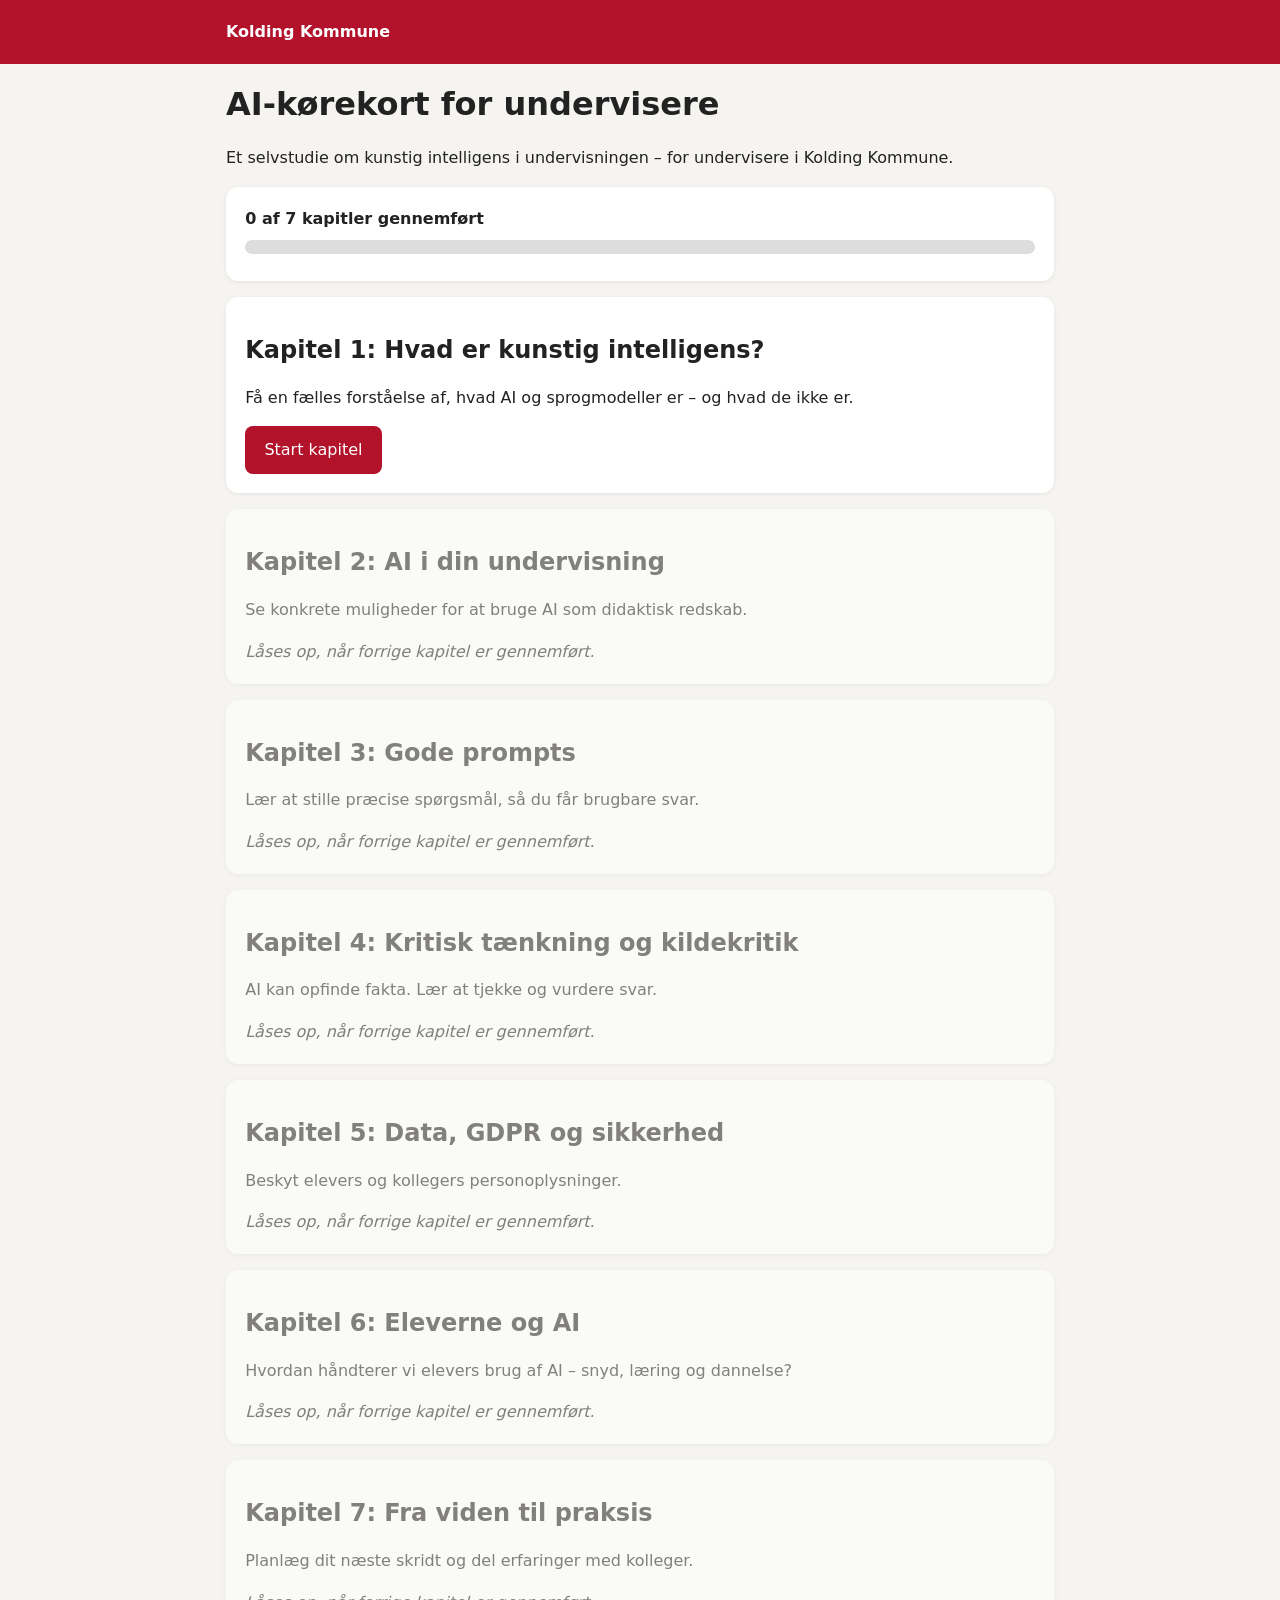
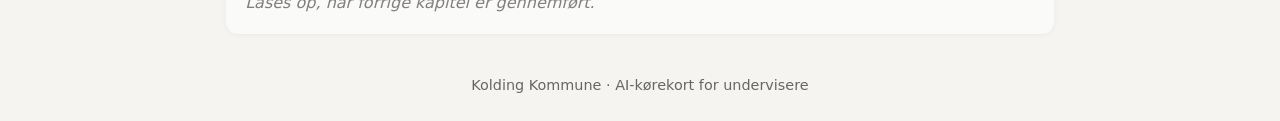
<file: index.html>
<!DOCTYPE html><html lang="da"><head><meta charset="utf-8"><meta name="viewport" content="width=device-width,initial-scale=1"><title>AI-kørekort</title><link rel="stylesheet" href="css/style.css"></head><body>
<header><div class="wrap"><strong><a href="index.html" data-site="kommune"></a></strong></div></header>
<main class="wrap"><h1 data-site="titel"></h1><p data-site="undertitel"></p><div class="kort"><strong id="pct"></strong><div class="bar"><div id="bar"></div></div><p id="cert" hidden><a class="knap" href="certifikat.html">Hent dit certifikat</a></p></div><div id="kapitler"></div></main>
<footer data-site="footer"></footer><script src="js/config.js"></script><script src="js/app.js"></script></body></html>
</file>
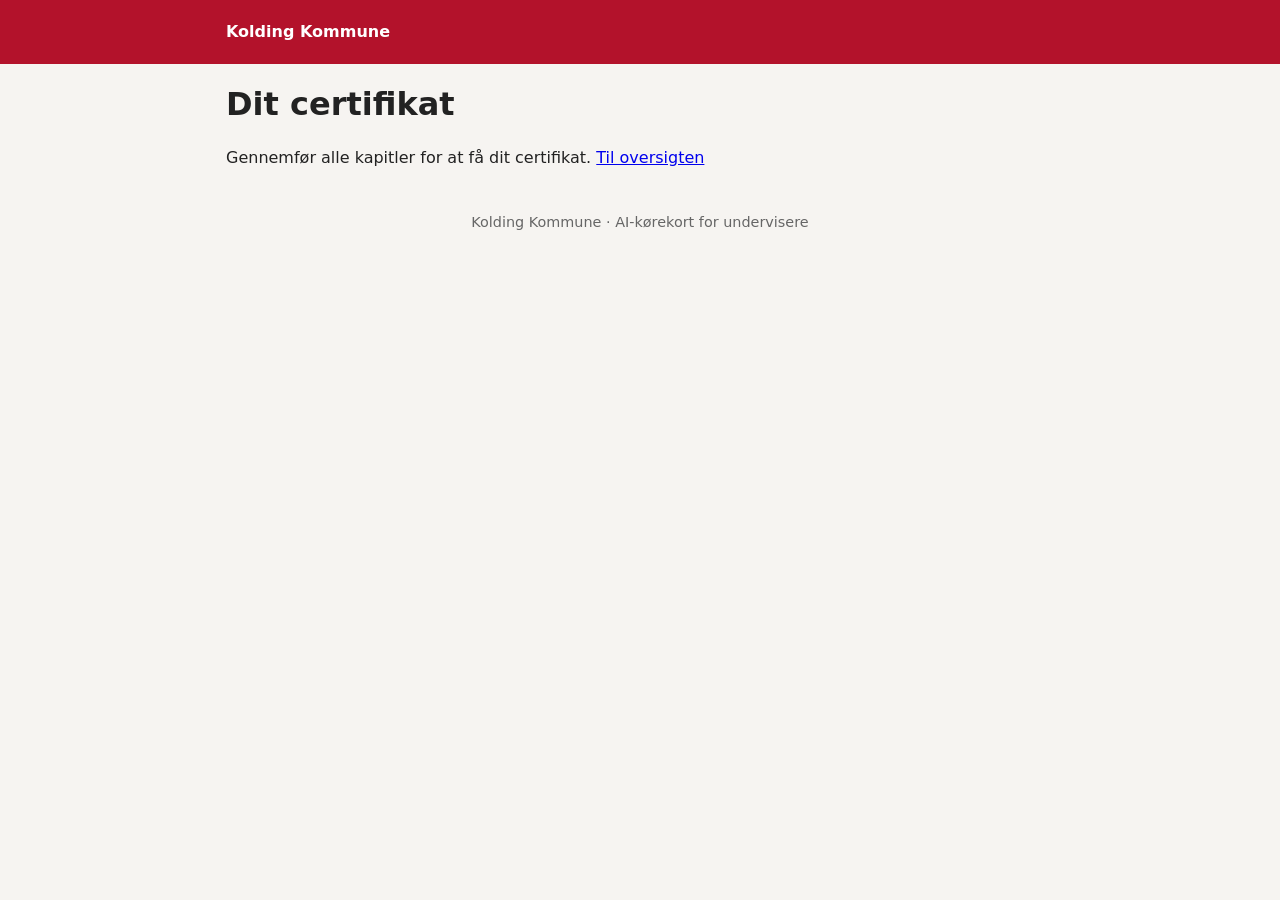
<file: certifikat.html>
<!DOCTYPE html><html lang="da"><head><meta charset="utf-8"><meta name="viewport" content="width=device-width,initial-scale=1"><title>AI-kørekort</title><link rel="stylesheet" href="css/style.css"></head><body>
<header><div class="wrap"><strong><a href="index.html" data-site="kommune"></a></strong></div></header>
<main class="wrap"><h1>Dit certifikat</h1><p id="laast" hidden>Gennemfør alle kapitler for at få dit certifikat. <a href="index.html">Til oversigten</a></p><div id="gen"><p><label>Dit navn<br><input type="text" id="navn" placeholder="Fornavn Efternavn"></label></p><canvas id="canvas" width="1200" height="850"></canvas><p><button class="knap" id="hent">Download som PNG</button></p></div></main>
<footer data-site="footer"></footer><script src="js/config.js"></script><script src="js/app.js"></script></body></html>
</file>
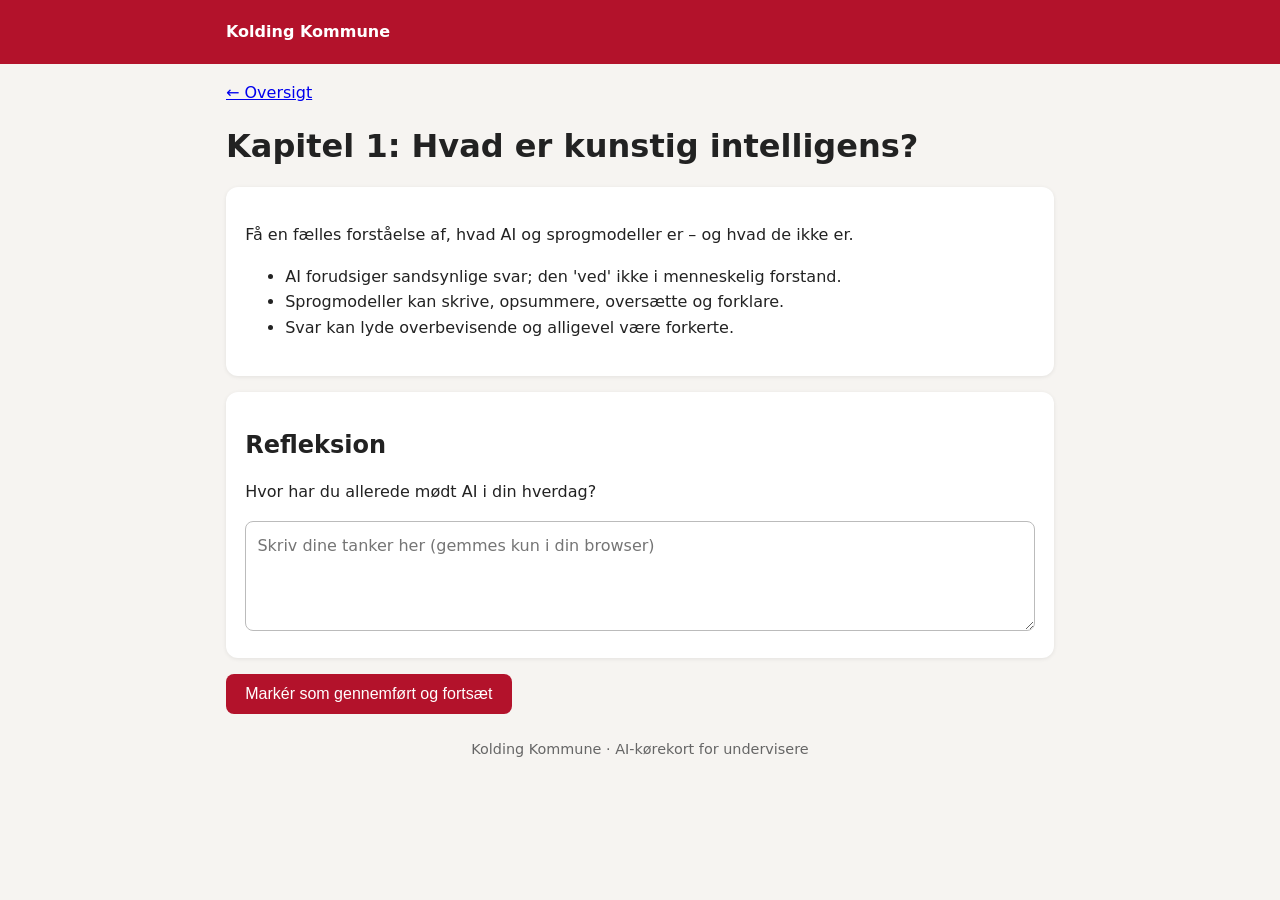
<file: kapitel.html>
<!DOCTYPE html><html lang="da"><head><meta charset="utf-8"><meta name="viewport" content="width=device-width,initial-scale=1"><title>AI-kørekort</title><link rel="stylesheet" href="css/style.css"></head><body>
<header><div class="wrap"><strong><a href="index.html" data-site="kommune"></a></strong></div></header>
<main class="wrap"><div id="kapitel"></div></main>
<footer data-site="footer"></footer><script src="js/config.js"></script><script src="js/app.js"></script></body></html>
</file>
<file: css/style.css>
:root{--primaer:#b3122b;--accent:#f2b705;--baggrund:#f6f4f1;--tekst:#222;--kort:#fff;--radius:12px}
*{box-sizing:border-box}
body{margin:0;font-family:system-ui,-apple-system,Segoe UI,Roboto,sans-serif;background:var(--baggrund);color:var(--tekst);line-height:1.6}
header{background:var(--primaer);color:#fff;padding:1.2rem 1rem}
header a{color:#fff;text-decoration:none}
.wrap{max-width:860px;margin:0 auto;padding:0 1rem}
main{padding:1.5rem 0 3rem}
h1,h2{line-height:1.2}
.kort{background:var(--kort);border-radius:var(--radius);padding:1.2rem;margin:0 0 1rem;box-shadow:0 1px 4px rgba(0,0,0,.08)}
.kort.last{opacity:.55}
.knap{display:inline-block;background:var(--primaer);color:#fff;border:0;border-radius:8px;padding:.7rem 1.2rem;font-size:1rem;cursor:pointer;text-decoration:none}
.knap:hover{filter:brightness(1.1)}
.bar{background:#ddd;border-radius:99px;height:14px;overflow:hidden;margin:.5rem 0}
.bar>div{background:var(--accent);height:100%;width:0;transition:width .4s}
textarea,input[type=text]{width:100%;padding:.7rem;border:1px solid #bbb;border-radius:8px;font:inherit}
textarea{min-height:110px}
canvas{max-width:100%;border:1px solid #ccc;border-radius:8px;background:#fff}
footer{text-align:center;padding:1.5rem;font-size:.9rem;color:#666}
.merke{display:inline-block;background:var(--accent);color:#222;border-radius:99px;padding:.1rem .7rem;font-size:.85rem}
</file>
